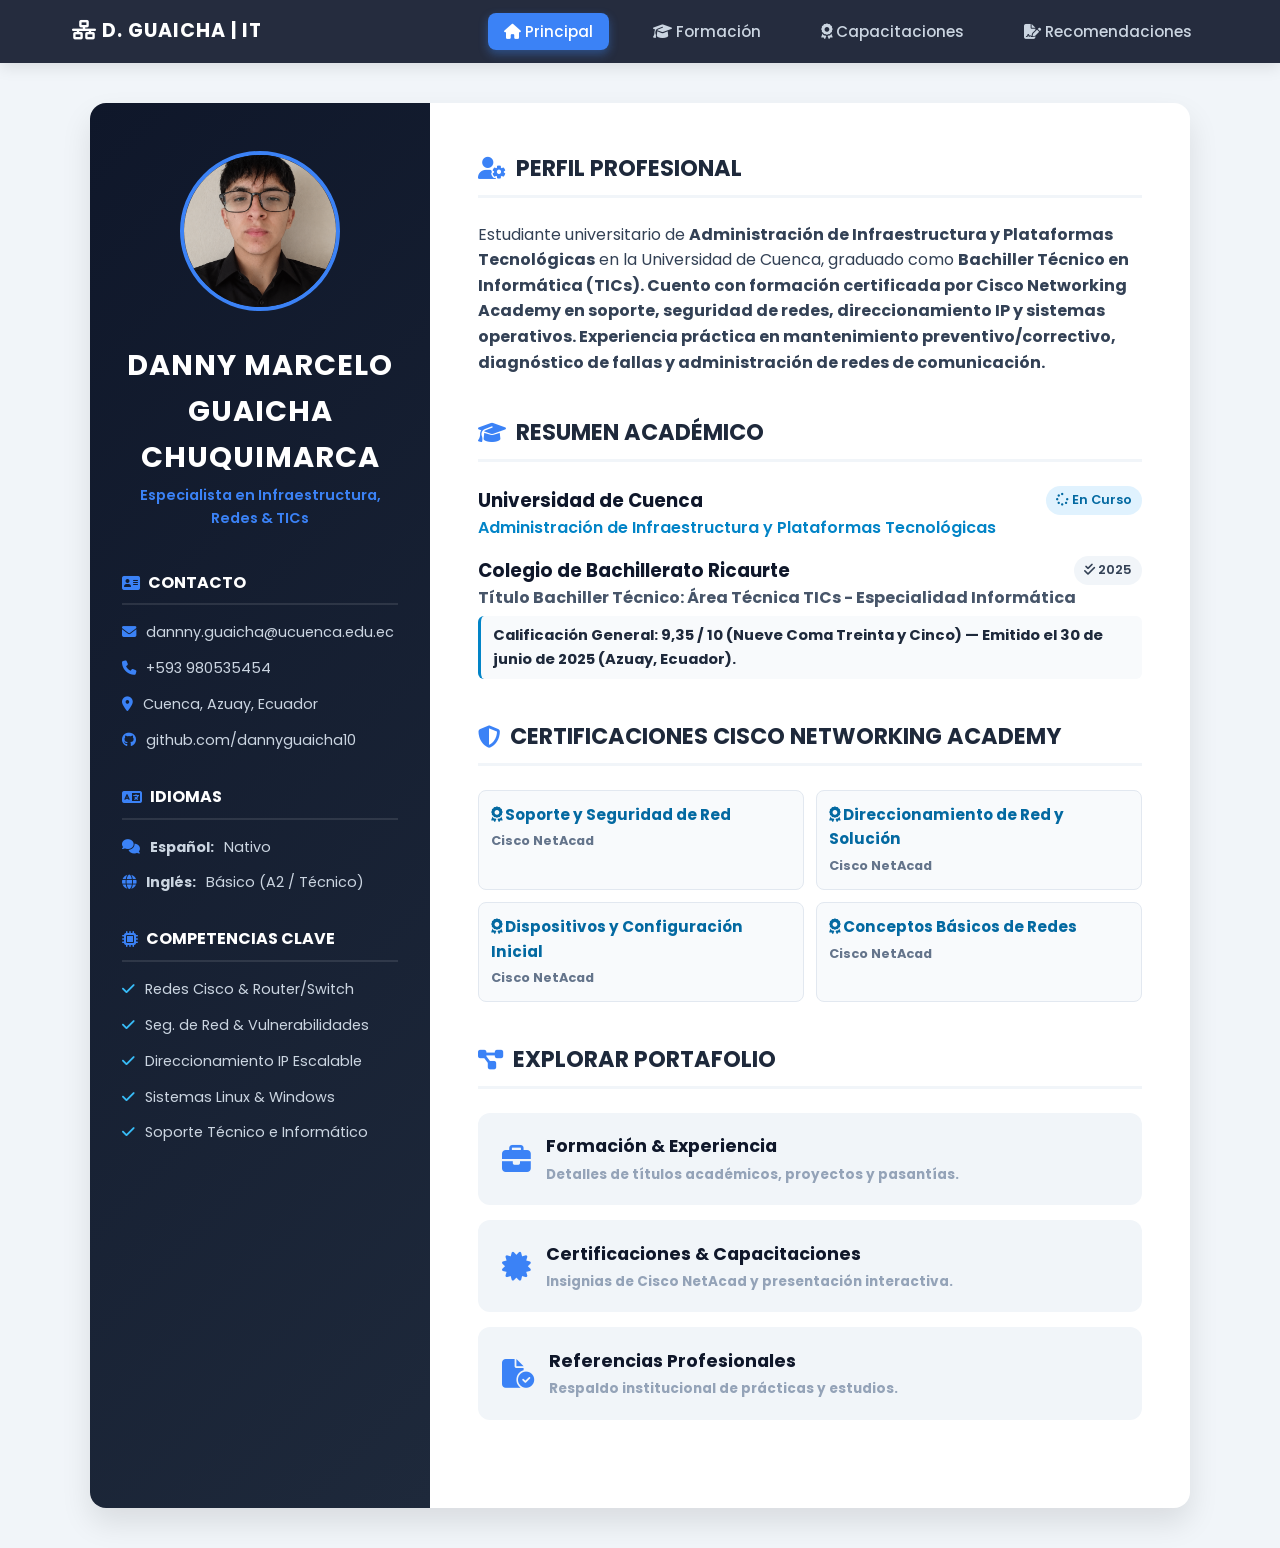
<file: index.html>
<!DOCTYPE html>
<html lang="es">
<head>
    <meta charset="UTF-8">
    <meta name="viewport" content="width=device-width, initial-scale=1.0">
    <title>Hoja de Vida | Danny Marcelo Guaicha Chuquimarca</title>
    <link rel="stylesheet" href="styles.css">
    <link rel="stylesheet" href="https://cdnjs.cloudflare.com/ajax/libs/font-awesome/6.4.0/css/all.min.css">
</head>
<body>

    <!-- MENÚ SUPERIOR -->
    <header class="top-nav">
        <div class="nav-container">
            <span class="brand"><i class="fas fa-network-wired"></i> D. GUAICHA | IT</span>
            <nav>
                <a href="index.html" class="active"><i class="fas fa-house"></i> Principal</a>
                <a href="educacion.html"><i class="fas fa-graduation-cap"></i> Formación</a>
                <a href="capacitaciones.html"><i class="fas fa-award"></i> Capacitaciones</a>
                <a href="recomendaciones.html"><i class="fas fa-file-signature"></i> Recomendaciones</a>
            </nav>
        </div>
    </header>

    <main class="cv-document">
        
        <!-- BARRA LATERAL -->
        <aside class="cv-sidebar">
            <div class="photo-wrapper">
                <img src="imagenes/foto.jpg" alt="Danny Marcelo Guaicha Chuquimarca" class="profile-img">
            </div>

            <h1 class="name">DANNY MARCELO GUAICHA CHUQUIMARCA</h1>
            <p class="title">Especialista en Infraestructura, Redes & TICs</p>

            <div class="sidebar-section">
                <h3><i class="fas fa-address-card"></i> CONTACTO</h3>
                <ul class="clean-list">
                    <li><i class="fas fa-envelope"></i> dannny.guaicha@ucuenca.edu.ec</li>
                    <li><i class="fas fa-phone"></i> +593 980535454</li>
                    <li><i class="fas fa-map-marker-alt"></i> Cuenca, Azuay, Ecuador</li>
                    <li><i class="fab fa-github"></i> github.com/dannyguaicha10</li>
                </ul>
            </div>

            <div class="sidebar-section">
                <h3><i class="fas fa-language"></i> IDIOMAS</h3>
                <ul class="clean-list">
                    <li><i class="fas fa-comments"></i> <strong>Español:</strong> Nativo</li>
                    <li><i class="fas fa-globe"></i> <strong>Inglés:</strong> Básico (A2 / Técnico)</li>
                </ul>
            </div>

            <div class="sidebar-section">
                <h3><i class="fas fa-microchip"></i> COMPETENCIAS CLAVE</h3>
                <ul class="clean-list" style="font-size: 0.88rem; color: #cbd5e1; line-height: 1.6;">
                    <li><i class="fas fa-check" style="color: #38bdf8;"></i> Redes Cisco & Router/Switch</li>
                    <li><i class="fas fa-check" style="color: #38bdf8;"></i> Seg. de Red & Vulnerabilidades</li>
                    <li><i class="fas fa-check" style="color: #38bdf8;"></i> Direccionamiento IP Escalable</li>
                    <li><i class="fas fa-check" style="color: #38bdf8;"></i> Sistemas Linux & Windows</li>
                    <li><i class="fas fa-check" style="color: #38bdf8;"></i> Soporte Técnico e Informático</li>
                </ul>
            </div>
        </aside>

        <!-- CONTENIDO PRINCIPAL -->
        <section class="cv-main-content">
            
            <div class="main-block">
                <h2><i class="fas fa-user-gear"></i> PERFIL PROFESIONAL</h2>
                <p>Estudiante universitario de <strong>Administración de Infraestructura y Plataformas Tecnológicas</strong> en la Universidad de Cuenca, graduado como <strong>Bachiller Técnico en Informática (TICs). Cuento con formación certificada por <strong>Cisco Networking Academy</strong> en soporte, seguridad de redes, direccionamiento IP y sistemas operativos. Experiencia práctica en mantenimiento preventivo/correctivo, diagnóstico de fallas y administración de redes de comunicación.</p>
            </div>

            <div class="main-block">
                <h2><i class="fas fa-graduation-cap"></i> RESUMEN ACADÉMICO</h2>
                
                <div class="item-header">
                    <strong style="font-size: 1.15rem; color: #0f172a;">Universidad de Cuenca</strong>
                    <span class="badge" style="background: #e0f2fe; color: #0369a1;"><i class="fas fa-spinner fa-spin"></i> En Curso</span>
                </div>
                <p style="color: #0284c7; font-weight: 600; margin-bottom: 15px;">Administración de Infraestructura y Plataformas Tecnológicas</p>

                <div class="item-header">
                    <strong style="font-size: 1.15rem; color: #0f172a;">Colegio de Bachillerato Ricaurte</strong>
                    <span class="badge" style="background: #f1f5f9; color: #334155;"><i class="fas fa-check-double"></i> 2025</span>
                </div>
                <p style="color: #475569; margin-bottom: 5px;"><strong>Título Bachiller Técnico:</strong> Área Técnica TICs - Especialidad Informática</p>
                <p style="color: #1e293b; font-size: 0.92rem; background: #f8fafc; padding: 8px 12px; border-radius: 6px; border-left: 3px solid #0284c7;">
                    <strong>Calificación General:</strong> 9,35 / 10 (Nueve Coma Treinta y Cinco) — Emitido el 30 de junio de 2025 (Azuay, Ecuador).
                </p>
            </div>

            <div class="main-block">
                <h2><i class="fas fa-shield-halved"></i> CERTIFICACIONES CISCO NETWORKING ACADEMY</h2>
                <div style="display: grid; grid-template-columns: repeat(auto-fit, minmax(240px, 1fr)); gap: 12px; margin-top: 10px;">
                    <div style="background: #f8fafc; padding: 12px; border-radius: 8px; border: 1px solid #e2e8f0;">
                        <strong style="color: #0369a1; display: block; font-size: 0.95rem;"><i class="fas fa-award"></i> Soporte y Seguridad de Red</strong>
                        <span style="font-size: 0.8rem; color: #64748b;">Cisco NetAcad</span>
                    </div>
                    <div style="background: #f8fafc; padding: 12px; border-radius: 8px; border: 1px solid #e2e8f0;">
                        <strong style="color: #0369a1; display: block; font-size: 0.95rem;"><i class="fas fa-award"></i> Direccionamiento de Red y Solución</strong>
                        <span style="font-size: 0.8rem; color: #64748b;">Cisco NetAcad</span>
                    </div>
                    <div style="background: #f8fafc; padding: 12px; border-radius: 8px; border: 1px solid #e2e8f0;">
                        <strong style="color: #0369a1; display: block; font-size: 0.95rem;"><i class="fas fa-award"></i> Dispositivos y Configuración Inicial</strong>
                        <span style="font-size: 0.8rem; color: #64748b;">Cisco NetAcad</span>
                    </div>
                    <div style="background: #f8fafc; padding: 12px; border-radius: 8px; border: 1px solid #e2e8f0;">
                        <strong style="color: #0369a1; display: block; font-size: 0.95rem;"><i class="fas fa-award"></i> Conceptos Básicos de Redes</strong>
                        <span style="font-size: 0.8rem; color: #64748b;">Cisco NetAcad</span>
                    </div>
                </div>
            </div>

            <div class="main-block">
                <h2><i class="fas fa-diagram-project"></i> EXPLORAR PORTAFOLIO</h2>
                <div class="subpage-links">
                    <a href="educacion.html" class="sub-card">
                        <i class="fas fa-briefcase"></i>
                        <div>
                            <strong>Formación & Experiencia</strong>
                            <span>Detalles de títulos académicos, proyectos y pasantías.</span>
                        </div>
                    </a>

                    <a href="capacitaciones.html" class="sub-card">
                        <i class="fas fa-certificate"></i>
                        <div>
                            <strong>Certificaciones & Capacitaciones</strong>
                            <span>Insignias de Cisco NetAcad y presentación interactiva.</span>
                        </div>
                    </a>

                    <a href="recomendaciones.html" class="sub-card">
                        <i class="fas fa-file-circle-check"></i>
                        <div>
                            <strong>Referencias Profesionales</strong>
                            <span>Respaldo institucional de prácticas y estudios.</span>
                        </div>
                    </a>
                </div>
            </div>

        </section>

    </main>

</body>
</html>
</file>
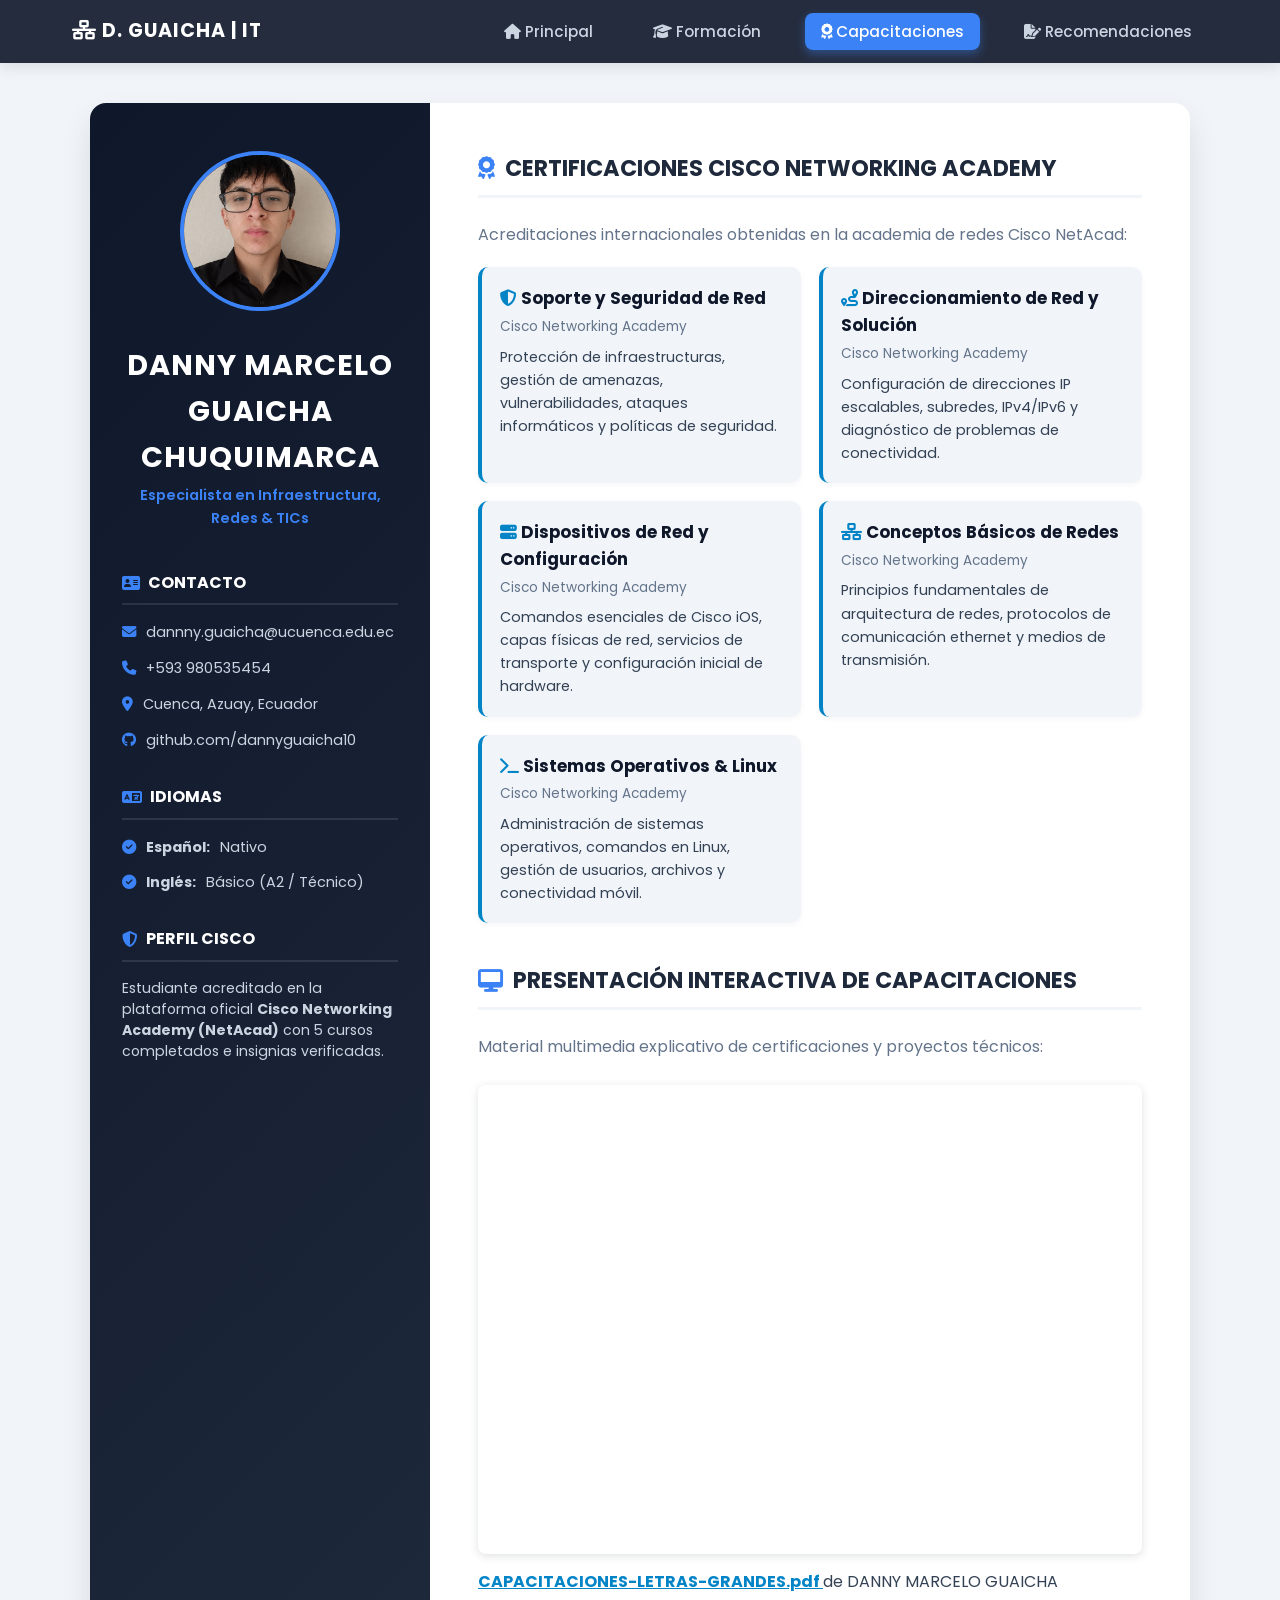
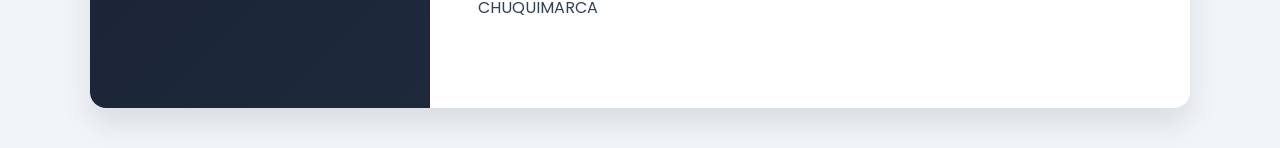
<file: capacitaciones.html>
<!DOCTYPE html>
<html lang="es">
<head>
    <meta charset="UTF-8">
    <meta name="viewport" content="width=device-width, initial-scale=1.0">
    <title>Capacitaciones y Cisco | Danny Marcelo Guaicha</title>
    <link rel="stylesheet" href="styles.css">
    <link rel="stylesheet" href="https://cdnjs.cloudflare.com/ajax/libs/font-awesome/6.4.0/css/all.min.css">
</head>
<body>

    <!-- MENÚ SUPERIOR -->
    <header class="top-nav">
        <div class="nav-container">
            <span class="brand"><i class="fas fa-network-wired"></i> D. GUAICHA | IT</span>
            <nav>
                <a href="index.html"><i class="fas fa-house"></i> Principal</a>
                <a href="educacion.html"><i class="fas fa-graduation-cap"></i> Formación</a>
                <a href="capacitaciones.html" class="active"><i class="fas fa-award"></i> Capacitaciones</a>
                <a href="recomendaciones.html"><i class="fas fa-file-signature"></i> Recomendaciones</a>
            </nav>
        </div>
    </header>

    <main class="cv-document">
        
        <!-- BARRA LATERAL -->
        <aside class="cv-sidebar">
            <div class="photo-wrapper">
                <img src="imagenes/foto.jpg" alt="Danny Marcelo Guaicha Chuquimarca" class="profile-img">
            </div>
            <h1 class="name">DANNY MARCELO GUAICHA CHUQUIMARCA</h1>
            <p class="title">Especialista en Infraestructura, Redes & TICs</p>

            <div class="sidebar-section">
                <h3><i class="fas fa-address-card"></i> CONTACTO</h3>
                <ul class="clean-list">
                    <li><i class="fas fa-envelope"></i> dannny.guaicha@ucuenca.edu.ec</li>
                    <li><i class="fas fa-phone"></i> +593 980535454</li>
                    <li><i class="fas fa-map-marker-alt"></i> Cuenca, Azuay, Ecuador</li>
                    <li><i class="fab fa-github"></i> github.com/dannyguaicha10</li>
                </ul>
            </div>

            <div class="sidebar-section">
                <h3><i class="fas fa-language"></i> IDIOMAS</h3>
                <ul class="clean-list">
                    <li><i class="fas fa-check-circle"></i> <strong>Español:</strong> Nativo</li>
                    <li><i class="fas fa-check-circle"></i> <strong>Inglés:</strong> Básico (A2 / Técnico)</li>
                </ul>
            </div>

            <div class="sidebar-section">
                <h3><i class="fas fa-shield-halved"></i> PERFIL CISCO</h3>
                <p style="font-size: 0.88rem; color: #cbd5e1; line-height: 1.5;">
                    Estudiante acreditado en la plataforma oficial <strong>Cisco Networking Academy (NetAcad)</strong> con 5 cursos completados e insignias verificadas.
                </p>
            </div>
        </aside>

        <!-- CONTENIDO PRINCIPAL -->
        <section class="cv-main-content">
            
            <!-- LISTADO DE CERTIFICACIONES -->
            <div class="main-block">
                <h2><i class="fas fa-award"></i> CERTIFICACIONES CISCO NETWORKING ACADEMY</h2>
                <p style="margin-bottom: 20px; color: #64748b;">Acreditaciones internacionales obtenidas en la academia de redes Cisco NetAcad:</p>
                
                <div style="display: grid; grid-template-columns: repeat(auto-fit, minmax(280px, 1fr)); gap: 18px;">
                    
                    <div style="background: var(--bg-color); padding: 18px; border-radius: 10px; border-left: 4px solid #0284c7; box-shadow: 0 2px 6px rgba(0,0,0,0.04);">
                        <strong style="color: #0f172a; font-size: 1.05rem;"><i class="fas fa-shield-alt" style="color: #0284c7;"></i> Soporte y Seguridad de Red</strong>
                        <p style="font-size: 0.85rem; color: #64748b; margin: 4px 0 8px 0;">Cisco Networking Academy</p>
                        <p style="font-size: 0.9rem; color: #334155;">Protección de infraestructuras, gestión de amenazas, vulnerabilidades, ataques informáticos y políticas de seguridad.</p>
                    </div>

                    <div style="background: var(--bg-color); padding: 18px; border-radius: 10px; border-left: 4px solid #0284c7; box-shadow: 0 2px 6px rgba(0,0,0,0.04);">
                        <strong style="color: #0f172a; font-size: 1.05rem;"><i class="fas fa-route" style="color: #0284c7;"></i> Direccionamiento de Red y Solución</strong>
                        <p style="font-size: 0.85rem; color: #64748b; margin: 4px 0 8px 0;">Cisco Networking Academy</p>
                        <p style="font-size: 0.9rem; color: #334155;">Configuración de direcciones IP escalables, subredes, IPv4/IPv6 y diagnóstico de problemas de conectividad.</p>
                    </div>

                    <div style="background: var(--bg-color); padding: 18px; border-radius: 10px; border-left: 4px solid #0284c7; box-shadow: 0 2px 6px rgba(0,0,0,0.04);">
                        <strong style="color: #0f172a; font-size: 1.05rem;"><i class="fas fa-server" style="color: #0284c7;"></i> Dispositivos de Red y Configuración</strong>
                        <p style="font-size: 0.85rem; color: #64748b; margin: 4px 0 8px 0;">Cisco Networking Academy</p>
                        <p style="font-size: 0.9rem; color: #334155;">Comandos esenciales de Cisco iOS, capas físicas de red, servicios de transporte y configuración inicial de hardware.</p>
                    </div>

                    <div style="background: var(--bg-color); padding: 18px; border-radius: 10px; border-left: 4px solid #0284c7; box-shadow: 0 2px 6px rgba(0,0,0,0.04);">
                        <strong style="color: #0f172a; font-size: 1.05rem;"><i class="fas fa-network-wired" style="color: #0284c7;"></i> Conceptos Básicos de Redes</strong>
                        <p style="font-size: 0.85rem; color: #64748b; margin: 4px 0 8px 0;">Cisco Networking Academy</p>
                        <p style="font-size: 0.9rem; color: #334155;">Principios fundamentales de arquitectura de redes, protocolos de comunicación ethernet y medios de transmisión.</p>
                    </div>

                    <div style="background: var(--bg-color); padding: 18px; border-radius: 10px; border-left: 4px solid #0284c7; box-shadow: 0 2px 6px rgba(0,0,0,0.04);">
                        <strong style="color: #0f172a; font-size: 1.05rem;"><i class="fas fa-terminal" style="color: #0284c7;"></i> Sistemas Operativos & Linux</strong>
                        <p style="font-size: 0.85rem; color: #64748b; margin: 4px 0 8px 0;">Cisco Networking Academy</p>
                        <p style="font-size: 0.9rem; color: #334155;">Administración de sistemas operativos, comandos en Linux, gestión de usuarios, archivos y conectividad móvil.</p>
                    </div>

                </div>
            </div>

            <!-- VISOR EMBEBIDO DE CANVA EXACTO -->
            <div class="main-block">
                <h2><i class="fas fa-desktop"></i> PRESENTACIÓN INTERACTIVA DE CAPACITACIONES</h2>
                <p style="margin-bottom: 15px; color: #64748b;">Material multimedia explicativo de certificaciones y proyectos técnicos:</p>

                <div style="position: relative; width: 100%; height: 0; padding-top: 70.7071%; padding-bottom: 0; box-shadow: 0 2px 8px 0 rgba(63,69,81,0.16); margin-top: 1.6em; margin-bottom: 0.9em; overflow: hidden; border-radius: 8px; will-change: transform;">
                    <iframe loading="lazy" style="position: absolute; width: 100%; height: 100%; top: 0; left: 0; border: none; padding: 0; margin: 0;"
                        src="https://www.canva.com/design/DAHW_eYnCb0/XFdxXBI7hJupMZKPHehGDg/view?embed" 
                        allowfullscreen="allowfullscreen" 
                        allow="fullscreen">
                    </iframe>
                </div>
                <a href="https://www.canva.com/design/DAHW_eYnCb0/XFdxXBI7hJupMZKPHehGDg/view?utm_content=DAHW_eYnCb0&amp;utm_campaign=designshare&amp;utm_medium=embeds&amp;utm_source=link" target="_blank" rel="noopener" style="color: #0284c7; font-weight: bold; text-decoration: underline;">
                    CAPACITACIONES-LETRAS-GRANDES.pdf
                </a> de DANNY MARCELO GUAICHA CHUQUIMARCA
            </div>

        </section>
    </main>
</body>
</html>
</file>
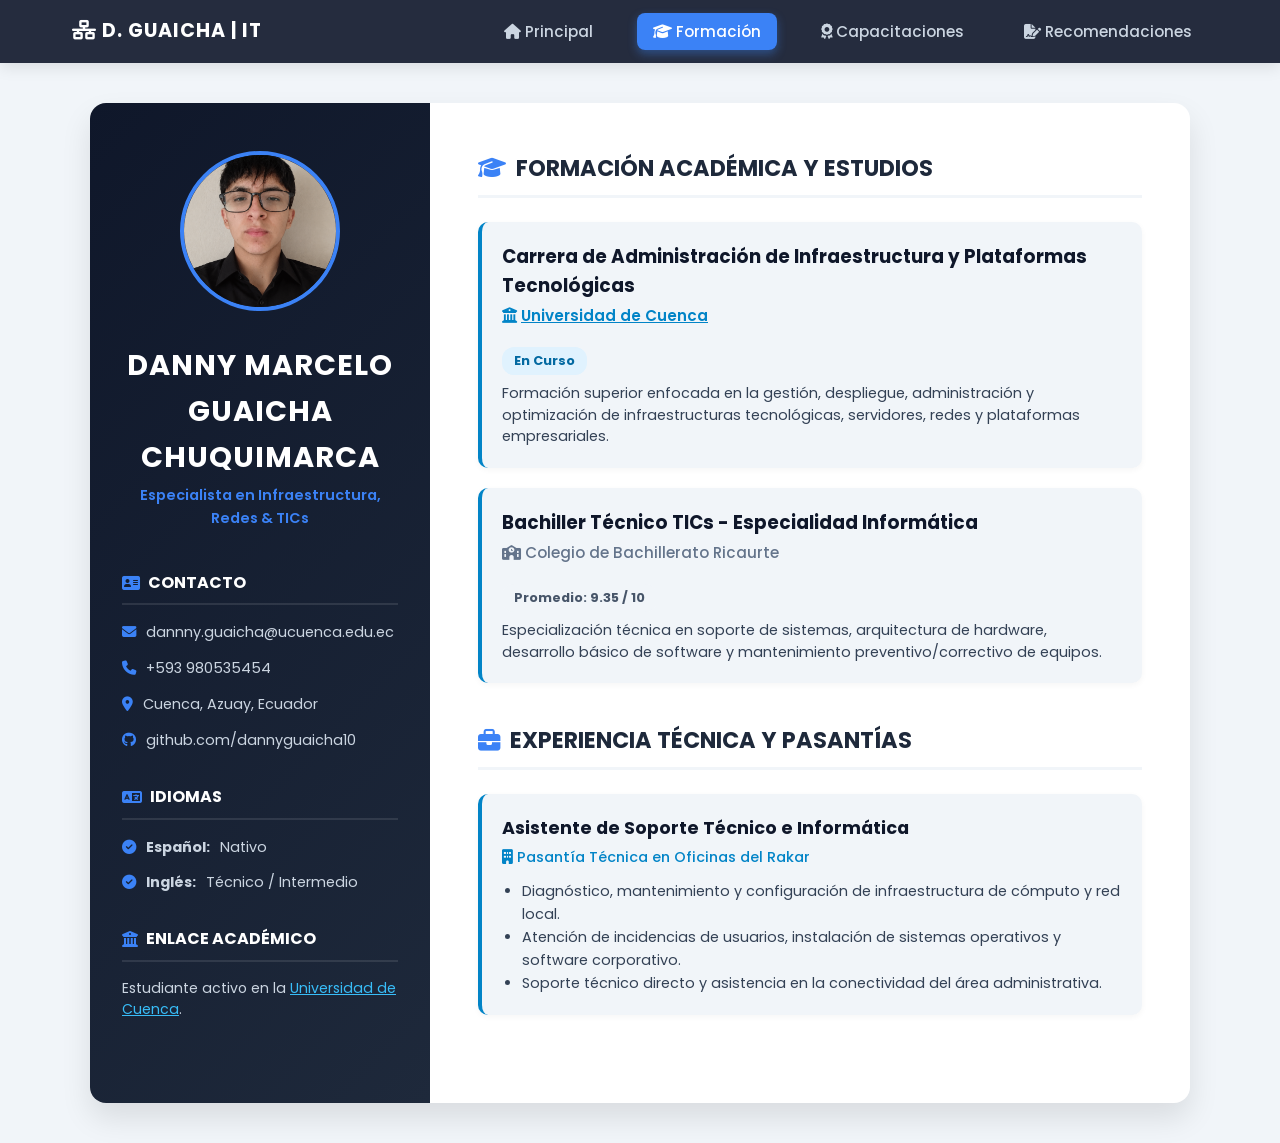
<file: educacion.html>
<!DOCTYPE html>
<html lang="es">
<head>
    <meta charset="UTF-8">
    <meta name="viewport" content="width=device-width, initial-scale=1.0">
    <title>Formación Académica | Danny Marcelo Guaicha</title>
    <link rel="stylesheet" href="styles.css">
    <link rel="stylesheet" href="https://cdnjs.cloudflare.com/ajax/libs/font-awesome/6.4.0/css/all.min.css">
</head>
<body>

    <!-- MENÚ SUPERIOR -->
    <header class="top-nav">
        <div class="nav-container">
            <span class="brand"><i class="fas fa-network-wired"></i> D. GUAICHA | IT</span>
            <nav>
                <a href="index.html"><i class="fas fa-house"></i> Principal</a>
                <a href="educacion.html" class="active"><i class="fas fa-graduation-cap"></i> Formación</a>
                <a href="capacitaciones.html"><i class="fas fa-award"></i> Capacitaciones</a>
                <a href="recomendaciones.html"><i class="fas fa-file-signature"></i> Recomendaciones</a>
            </nav>
        </div>
    </header>

    <main class="cv-document">
        
        <!-- BARRA LATERAL -->
        <aside class="cv-sidebar">
            <div class="photo-wrapper">
                <img src="imagenes/foto.jpg" alt="Danny Marcelo Guaicha Chuquimarca" class="profile-img">
            </div>
            <h1 class="name">DANNY MARCELO GUAICHA CHUQUIMARCA</h1>
            <p class="title">Especialista en Infraestructura, Redes & TICs</p>
            
            <div class="sidebar-section">
                <h3><i class="fas fa-address-card"></i> CONTACTO</h3>
                <ul class="clean-list">
                    <li><i class="fas fa-envelope"></i> dannny.guaicha@ucuenca.edu.ec</li>
                    <li><i class="fas fa-phone"></i> +593 980535454</li>
                    <li><i class="fas fa-map-marker-alt"></i> Cuenca, Azuay, Ecuador</li>
                    <li><i class="fab fa-github"></i> github.com/dannyguaicha10</li>
                </ul>
            </div>

            <!-- SECCIÓN DE IDIOMAS (REQUISITO RÚBRICA) -->
            <div class="sidebar-section">
                <h3><i class="fas fa-language"></i> IDIOMAS</h3>
                <ul class="clean-list">
                    <li><i class="fas fa-check-circle"></i> <strong>Español:</strong> Nativo</li>
                    <li><i class="fas fa-check-circle"></i> <strong>Inglés:</strong> Técnico / Intermedio </li>
                </ul>
            </div>

            <div class="sidebar-section">
                <h3><i class="fas fa-university"></i> ENLACE ACADÉMICO</h3>
                <p style="font-size: 0.88rem; color: #cbd5e1; line-height: 1.5;">
                    Estudiante activo en la <a href="https://www.ucuenca.edu.ec/" target="_blank" rel="noopener" style="color: #38bdf8; text-decoration: underline;">Universidad de Cuenca</a>.
                </p>
            </div>
        </aside>

        <!-- CONTENIDO PRINCIPAL -->
        <section class="cv-main-content">
            
            <!-- FORMACIÓN ACADÉMICA -->
            <div class="main-block">
                <h2><i class="fas fa-graduation-cap"></i> FORMACIÓN ACADÉMICA Y ESTUDIOS</h2>
                
                <div style="display: flex; flex-direction: column; gap: 20px; margin-top: 15px;">
                    
                    <!-- Universidad de Cuenca -->
                    <div style="background: var(--bg-color); padding: 20px; border-radius: 10px; border-left: 4px solid #0284c7; box-shadow: 0 2px 6px rgba(0,0,0,0.04);">
                        <div style="display: flex; justify-content: space-between; align-items: flex-start; flex-wrap: wrap; gap: 10px;">
                            <div>
                                <h3 style="color: #0f172a; font-size: 1.15rem; margin-bottom: 4px;">Carrera de Administración de Infraestructura y Plataformas Tecnológicas</h3>
                                <p style="color: #0284c7; font-weight: 600; font-size: 0.95rem; margin-bottom: 8px;">
                                    <i class="fas fa-university"></i> 
                                    <a href="https://www.ucuenca.edu.ec/" target="_blank" rel="noopener" style="color: #0284c7; text-decoration: underline;">
                                        Universidad de Cuenca
                                    </a>
                                </p>
                            </div>
                            <span style="background: #e0f2fe; color: #0369a1; padding: 4px 12px; border-radius: 12px; font-size: 0.8rem; font-weight: bold;">En Curso</span>
                        </div>
                        <p style="font-size: 0.9rem; color: #334155; margin-top: 8px; line-height: 1.5;">
                            Formación superior enfocada en la gestión, despliegue, administración y optimización de infraestructuras tecnológicas, servidores, redes y plataformas empresariales.
                        </p>
                    </div>

                    <!-- Bachillerato -->
                    <div style="background: var(--bg-color); padding: 20px; border-radius: 10px; border-left: 4px solid #0284c7; box-shadow: 0 2px 6px rgba(0,0,0,0.04);">
                        <div style="display: flex; justify-content: space-between; align-items: flex-start; flex-wrap: wrap; gap: 10px;">
                            <div>
                                <h3 style="color: #0f172a; font-size: 1.15rem; margin-bottom: 4px;">Bachiller Técnico TICs - Especialidad Informática</h3>
                                <p style="color: #64748b; font-weight: 500; font-size: 0.95rem; margin-bottom: 8px;">
                                    <i class="fas fa-school"></i> Colegio de Bachillerato Ricaurte
                                </p>
                            </div>
                            <span style="background: #f1f5f9; color: #475569; padding: 4px 12px; border-radius: 12px; font-size: 0.8rem; font-weight: bold;">Promedio: 9.35 / 10</span>
                        </div>
                        <p style="font-size: 0.9rem; color: #334155; margin-top: 8px; line-height: 1.5;">
                            Especialización técnica en soporte de sistemas, arquitectura de hardware, desarrollo básico de software y mantenimiento preventivo/correctivo de equipos.
                        </p>
                    </div>

                </div>
            </div>

            <!-- EXPERIENCIA Y PASANTÍAS -->
            <div class="main-block">
                <h2><i class="fas fa-briefcase"></i> EXPERIENCIA TÉCNICA Y PASANTÍAS</h2>
                
                <div style="background: var(--bg-color); padding: 20px; border-radius: 10px; border-left: 4px solid #0284c7; box-shadow: 0 2px 6px rgba(0,0,0,0.04); margin-top: 15px;">
                    <h3 style="color: #0f172a; font-size: 1.1rem; margin-bottom: 4px;">Asistente de Soporte Técnico e Informática</h3>
                    <p style="color: #0284c7; font-weight: 500; font-size: 0.9rem; margin-bottom: 10px;">
                        <i class="fas fa-building"></i> Pasantía Técnica en Oficinas del Rakar
                    </p>
                    <ul style="color: #334155; font-size: 0.9rem; line-height: 1.6; padding-left: 20px;">
                        <li>Diagnóstico, mantenimiento y configuración de infraestructura de cómputo y red local.</li>
                        <li>Atención de incidencias de usuarios, instalación de sistemas operativos y software corporativo.</li>
                        <li>Soporte técnico directo y asistencia en la conectividad del área administrativa.</li>
                    </ul>
                </div>
            </div>

        </section>
    </main>

</body>
</html>
</file>
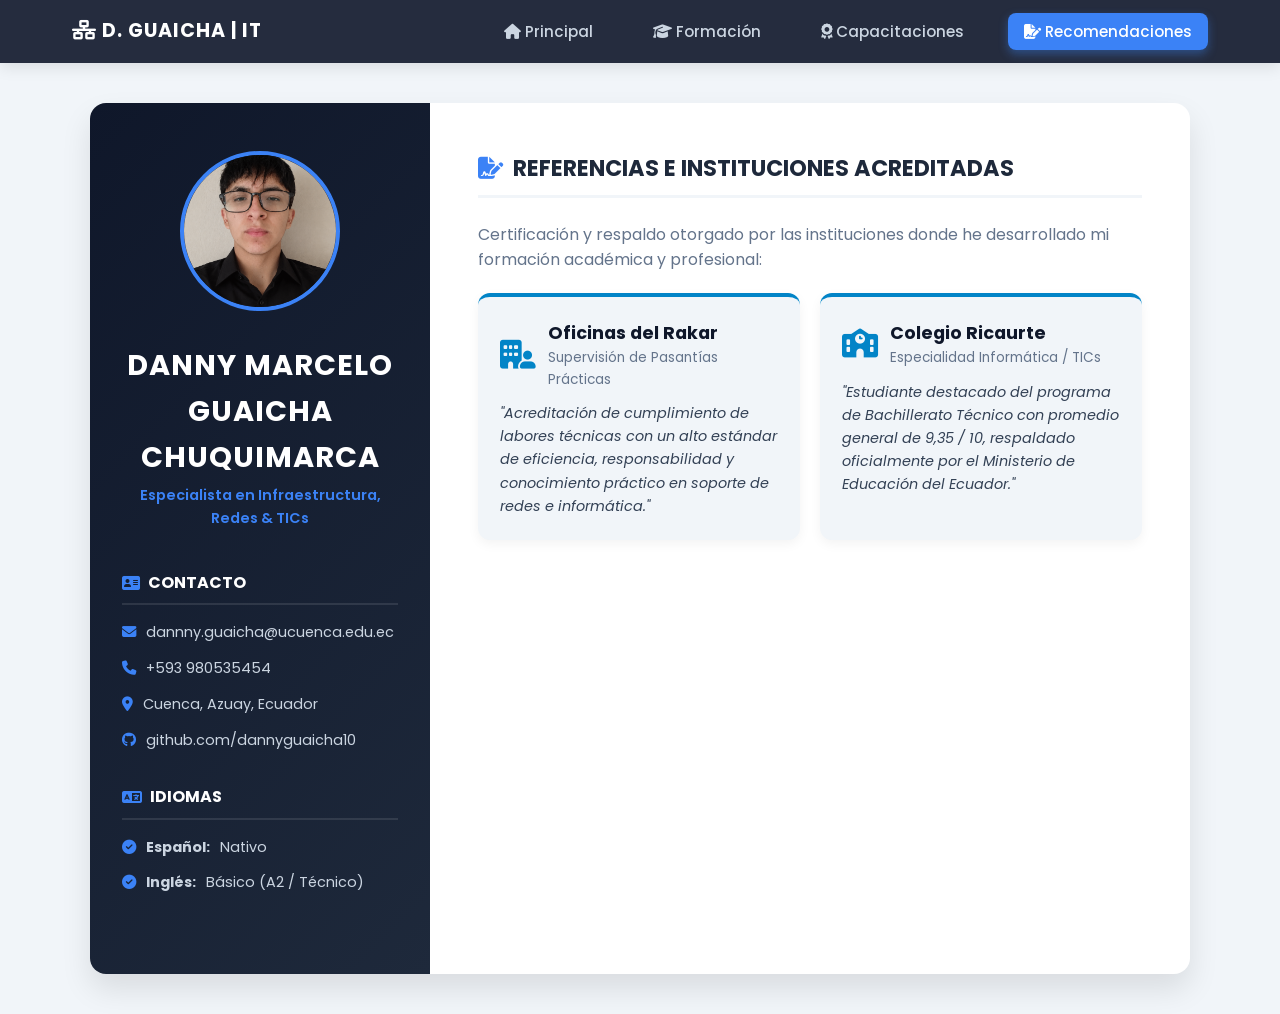
<file: recomendaciones.html>
<!DOCTYPE html>
<html lang="es">
<head>
    <meta charset="UTF-8">
    <meta name="viewport" content="width=device-width, initial-scale=1.0">
    <title>Recomendaciones | Danny Marcelo Guaicha</title>
    <link rel="stylesheet" href="styles.css">
    <link rel="stylesheet" href="https://cdnjs.cloudflare.com/ajax/libs/font-awesome/6.4.0/css/all.min.css">
</head>
<body>

    <!-- MENÚ SUPERIOR -->
    <header class="top-nav">
        <div class="nav-container">
            <span class="brand"><i class="fas fa-network-wired"></i> D. GUAICHA | IT</span>
            <nav>
                <a href="index.html"><i class="fas fa-house"></i> Principal</a>
                <a href="educacion.html"><i class="fas fa-graduation-cap"></i> Formación</a>
                <a href="capacitaciones.html"><i class="fas fa-award"></i> Capacitaciones</a>
                <a href="recomendaciones.html" class="active"><i class="fas fa-file-signature"></i> Recomendaciones</a>
            </nav>
        </div>
    </header>

    <main class="cv-document">
        
        <!-- BARRA LATERAL -->
        <aside class="cv-sidebar">
            <div class="photo-wrapper">
                <img src="imagenes/foto.jpg" alt="Danny Marcelo Guaicha Chuquimarca" class="profile-img">
            </div>
            <h1 class="name">DANNY MARCELO GUAICHA CHUQUIMARCA</h1>
            <p class="title">Especialista en Infraestructura, Redes & TICs</p>
            
            <div class="sidebar-section">
                <h3><i class="fas fa-address-card"></i> CONTACTO</h3>
                <ul class="clean-list">
                    <li><i class="fas fa-envelope"></i> dannny.guaicha@ucuenca.edu.ec</li>
                    <li><i class="fas fa-phone"></i> +593 980535454</li>
                    <li><i class="fas fa-map-marker-alt"></i> Cuenca, Azuay, Ecuador</li>
                    <li><i class="fab fa-github"></i> github.com/dannyguaicha10</li>
                </ul>
            </div>

            <div class="sidebar-section">
                <h3><i class="fas fa-language"></i> IDIOMAS</h3>
                <ul class="clean-list">
                    <li><i class="fas fa-check-circle"></i> <strong>Español:</strong> Nativo</li>
                    <li><i class="fas fa-check-circle"></i> <strong>Inglés:</strong> Básico (A2 / Técnico)</li>
                </ul>
            </div>
        </aside>

        <!-- CONTENIDO PRINCIPAL -->
        <section class="cv-main-content">
            
            <div class="main-block">
                <h2><i class="fas fa-file-signature"></i> REFERENCIAS E INSTITUCIONES ACREDITADAS</h2>
                <p style="margin-bottom: 20px; color: #64748b;">Certificación y respaldo otorgado por las instituciones donde he desarrollado mi formación académica y profesional:</p>
                
                <div style="display: grid; grid-template-columns: repeat(auto-fit, minmax(280px, 1fr)); gap: 20px;">
                    
                    <!-- Tarjeta 1: Oficinas del Rakar -->
                    <div style="background: var(--bg-color); padding: 22px; border-radius: 12px; border-top: 4px solid #0284c7; box-shadow: 0 4px 12px rgba(0,0,0,0.05);">
                        <div style="display: flex; align-items: center; gap: 12px; margin-bottom: 12px;">
                            <i class="fas fa-building-user" style="font-size: 1.8rem; color: #0284c7;"></i>
                            <div>
                                <h3 style="color: #0f172a; font-size: 1.1rem; margin: 0;">Oficinas del Rakar</h3>
                                <p style="color: #64748b; font-size: 0.85rem; margin: 0;">Supervisión de Pasantías Prácticas</p>
                            </div>
                        </div>
                        <p style="font-size: 0.9rem; color: #334155; font-style: italic; line-height: 1.6;">
                            "Acreditación de cumplimiento de labores técnicas con un alto estándar de eficiencia, responsabilidad y conocimiento práctico en soporte de redes e informática."
                        </p>
                    </div>

                    <!-- Tarjeta 2: Colegio Ricaurte -->
                    <div style="background: var(--bg-color); padding: 22px; border-radius: 12px; border-top: 4px solid #0284c7; box-shadow: 0 4px 12px rgba(0,0,0,0.05);">
                        <div style="display: flex; align-items: center; gap: 12px; margin-bottom: 12px;">
                            <i class="fas fa-school" style="font-size: 1.8rem; color: #0284c7;"></i>
                            <div>
                                <h3 style="color: #0f172a; font-size: 1.1rem; margin: 0;">Colegio Ricaurte</h3>
                                <p style="color: #64748b; font-size: 0.85rem; margin: 0;">Especialidad Informática / TICs</p>
                            </div>
                        </div>
                        <p style="font-size: 0.9rem; color: #334155; font-style: italic; line-height: 1.6;">
                            "Estudiante destacado del programa de Bachillerato Técnico con promedio general de 9,35 / 10, respaldado oficialmente por el Ministerio de Educación del Ecuador."
                        </p>
                    </div>

                </div>
            </div>

        </section>
    </main>

</body>
</html>
</file>
<file: styles.css>
@import url('https://fonts.googleapis.com/css2?family=Poppins:wght@300;400;500;600;700&display=swap');

:root {
    --bg-color: #f1f5f9;
    --sidebar-bg: linear-gradient(135deg, #0f172a 0%, #1e293b 100%);
    --text-main: #334155;
    --text-light: #94a3b8;
    --accent: #3b82f6;
    --accent-hover: #2563eb;
    --white: #ffffff;
    --sidebar-width: 340px; /* BARRA MÁS ANCHA */
}

* {
    margin: 0;
    padding: 0;
    box-sizing: border-box;
    font-family: 'Poppins', sans-serif;
}

body {
    background-color: var(--bg-color);
    color: var(--text-main);
    line-height: 1.6;
}

/* --- ANIMACIONES --- */
@keyframes fadeUp {
    from { opacity: 0; transform: translateY(20px); }
    to { opacity: 1; transform: translateY(0); }
}

@keyframes pulseBorder {
    0% { box-shadow: 0 0 0 0 rgba(59, 130, 246, 0.4); }
    70% { box-shadow: 0 0 0 10px rgba(59, 130, 246, 0); }
    100% { box-shadow: 0 0 0 0 rgba(59, 130, 246, 0); }
}

/* --- NAVEGACIÓN (EFECTO CRISTAL) --- */
.top-nav {
    background: rgba(15, 23, 42, 0.9);
    backdrop-filter: blur(10px);
    position: sticky;
    top: 0;
    z-index: 100;
    box-shadow: 0 4px 15px rgba(0,0,0,0.1);
}

.nav-container {
    max-width: 1200px;
    margin: 0 auto;
    display: flex;
    justify-content: space-between;
    align-items: center;
    padding: 1rem 2rem;
}

.brand {
    color: var(--white);
    font-weight: 700;
    font-size: 1.2rem;
    letter-spacing: 1px;
}

.top-nav nav a {
    color: #cbd5e1;
    text-decoration: none;
    margin-left: 1.5rem;
    font-size: 0.95rem;
    font-weight: 500;
    transition: all 0.3s ease;
    padding: 0.5rem 1rem;
    border-radius: 8px;
}

.top-nav nav a:hover, .top-nav nav a.active {
    color: var(--white);
    background: var(--accent);
    transform: translateY(-2px);
    box-shadow: 0 4px 10px rgba(59, 130, 246, 0.4);
}

/* --- ESTRUCTURA DEL CV --- */
.cv-document {
    max-width: 1100px;
    margin: 2.5rem auto;
    display: grid;
    grid-template-columns: var(--sidebar-width) 1fr;
    background: var(--white);
    border-radius: 16px;
    overflow: hidden;
    box-shadow: 0 15px 30px rgba(0,0,0,0.1);
    animation: fadeUp 0.6s ease-out;
}

/* --- BARRA LATERAL --- */
.cv-sidebar {
    background: var(--sidebar-bg);
    color: var(--white);
    padding: 3rem 2rem;
}

.photo-wrapper {
    text-align: center;
    margin-bottom: 1.5rem;
}

.profile-img {
    width: 160px;
    height: 160px;
    border-radius: 50%;
    object-fit: cover;
    border: 4px solid var(--accent);
    animation: pulseBorder 2s infinite;
    transition: transform 0.4s ease;
}

.profile-img:hover {
    transform: scale(1.08) rotate(3deg);
}

.name {
    text-align: center;
    font-size: 1.8rem;
    font-weight: 700;
    margin-bottom: 0.2rem;
    letter-spacing: 1px;
}

.title {
    text-align: center;
    color: var(--accent);
    font-size: 0.9rem;
    font-weight: 600;
    margin-bottom: 2.5rem;
}

.sidebar-section {
    margin-bottom: 2rem;
}

.sidebar-section h3 {
    font-size: 1rem;
    color: var(--white);
    border-bottom: 2px solid rgba(255,255,255,0.1);
    padding-bottom: 0.5rem;
    margin-bottom: 1rem;
    display: flex;
    align-items: center;
    gap: 8px;
}

.sidebar-section h3 i {
    color: var(--accent);
}

/* LISTAS LATERALES ARREGLADAS (SIN PUNTOS FEOS Y TEXTO ADAPTADO) */
.clean-list {
    list-style: none; /* Quita los puntos */
    padding: 0;
}

.clean-list li {
    font-size: 0.9rem;
    margin-bottom: 0.8rem;
    color: #cbd5e1;
    display: flex;
    align-items: flex-start;
    gap: 10px;
    word-break: break-word; /* Evita que los links se salgan */
}

.clean-list i {
    margin-top: 4px;
    color: var(--accent);
}

/* --- CONTENIDO PRINCIPAL --- */
.cv-main-content, .cv-page {
    padding: 3rem;
}

.main-block, .cv-section {
    margin-bottom: 2.5rem;
    animation: fadeUp 0.8s ease-out;
}

.main-block h2, .cv-section h3 {
    color: #1e293b;
    font-size: 1.4rem;
    border-bottom: 3px solid var(--bg-color);
    padding-bottom: 0.5rem;
    margin-bottom: 1.5rem;
    display: flex;
    align-items: center;
    gap: 10px;
}

.main-block h2 i, .cv-section h3 i {
    color: var(--accent);
}

.item-header {
    display: flex;
    justify-content: space-between;
    align-items: center;
}

.badge {
    background: #e2e8f0;
    color: #475569;
    padding: 4px 10px;
    border-radius: 20px;
    font-size: 0.8rem;
    font-weight: 600;
}

/* EFECTOS HOVER EN LAS TARJETAS */
.subpage-links {
    display: flex;
    flex-direction: column;
    gap: 15px;
}

.sub-card {
    display: flex;
    align-items: center;
    gap: 15px;
    padding: 1.2rem;
    background: var(--bg-color);
    border-radius: 12px;
    text-decoration: none;
    color: var(--text-main);
    transition: all 0.3s ease;
    border-left: 5px solid transparent;
}

.sub-card i {
    font-size: 1.8rem;
    color: var(--accent);
    transition: transform 0.3s ease;
}

.sub-card:hover {
    background: var(--white);
    border-left: 5px solid var(--accent);
    box-shadow: 0 8px 20px rgba(0,0,0,0.08);
    transform: translateX(5px);
}

.sub-card:hover i {
    transform: scale(1.2);
}

.sub-card strong {
    display: block;
    font-size: 1.1rem;
    color: #0f172a;
}

.sub-card span {
    font-size: 0.85rem;
    color: var(--text-light);
}

/* DISEÑO RESPONSIVO (PARA CELULARES) */
@media (max-width: 900px) {
    .cv-document {
        grid-template-columns: 1fr;
    }
    .nav-container {
        flex-direction: column;
        gap: 10px;
    }
    .top-nav nav a {
        margin: 0 5px;
        font-size: 0.85rem;
    }
}
</file>
